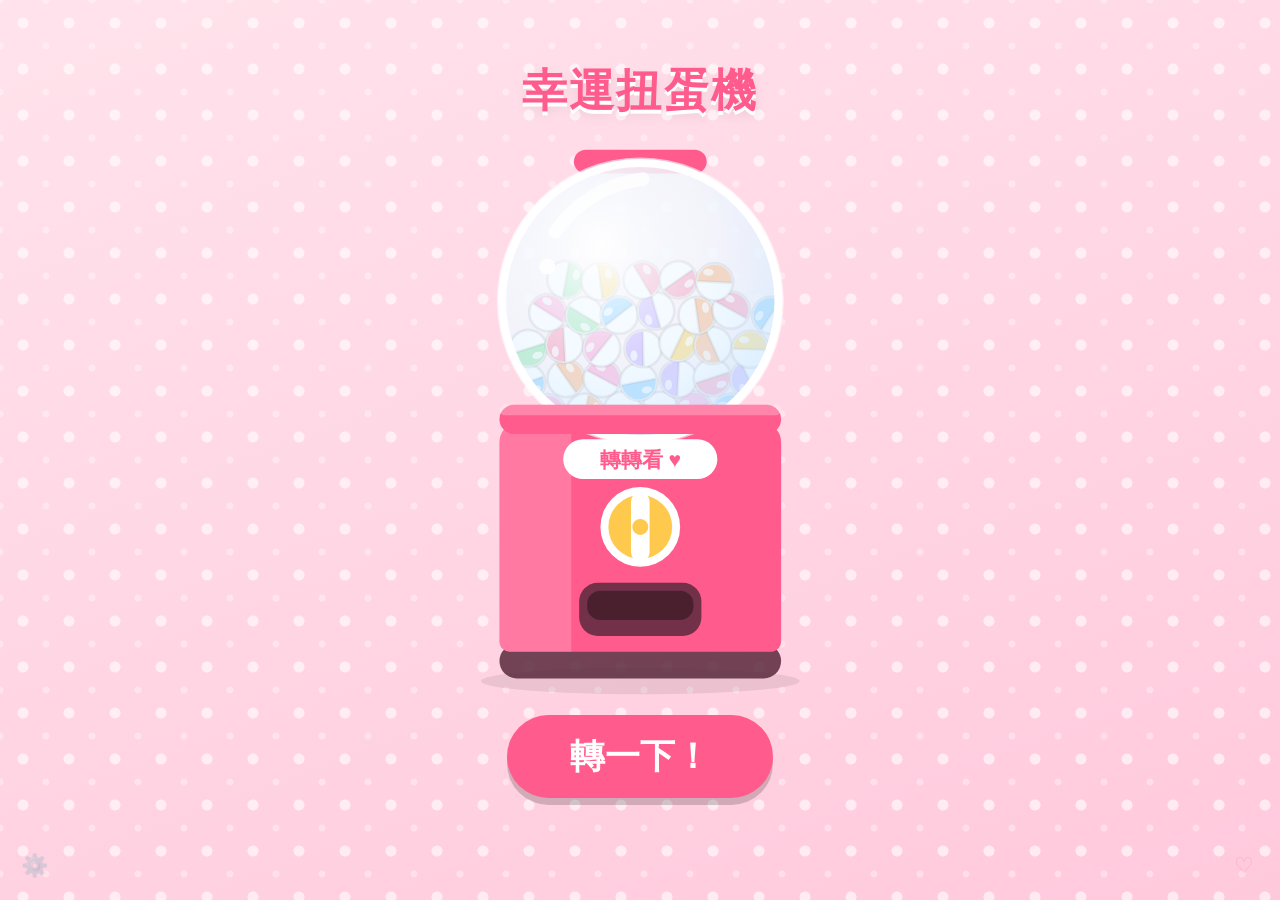
<file: gacha.html>
<!DOCTYPE html>
<html lang="zh-Hant">
<head>
<meta charset="UTF-8">
<meta name="viewport" content="width=device-width, initial-scale=1, maximum-scale=1, user-scalable=no, viewport-fit=cover">
<meta name="apple-mobile-web-app-capable" content="yes">
<meta name="mobile-web-app-capable" content="yes">
<meta name="apple-mobile-web-app-title" content="扭蛋機">
<title>可愛扭蛋機</title>
<style>
:root {
  --bg: #ffe3ec; --bg2: #ffc9dc; --primary: #ff5c8d; --primary2: #ff8fb1; --accent: #ffc94d; --text: #5a2a3c; --card: #fff;
  --shadow: 0 6px 0 rgba(0,0,0,.08), 0 12px 30px rgba(0,0,0,.08);
}
* { box-sizing: border-box; -webkit-tap-highlight-color: transparent; }
html, body { margin: 0; height: 100%; overflow: hidden; }
body {
  font-family: "Zen Maru Gothic", "jf open 粉圓", "PingFang TC", "Noto Sans TC", "Microsoft JhengHei", sans-serif;
  color: var(--text); user-select: none; -webkit-user-select: none; touch-action: manipulation;
  background:
    radial-gradient(circle, rgba(255,255,255,.6) 0 5px, transparent 6px) 0 0 / 46px 46px,
    radial-gradient(circle, rgba(255,255,255,.35) 0 3px, transparent 4px) 23px 23px / 46px 46px,
    linear-gradient(160deg, var(--bg), var(--bg2));
}
button { font: inherit; cursor: pointer; }
.hidden { display: none !important; }

/* ---------- 主畫面 ---------- */
.stage { height: 100%; display: flex; flex-direction: column; align-items: center; justify-content: center; gap: 2vh; padding: max(16px, env(safe-area-inset-top)) 16px max(16px, env(safe-area-inset-bottom)); }
.title { font-size: clamp(1.8rem, 5vh, 3rem); font-weight: 900; color: var(--primary); text-shadow: 0 4px 0 #fff, 0 6px 12px rgba(0,0,0,.08); letter-spacing: .05em; text-align: center; }
.machine-wrap { position: relative; height: min(62vh, 115vw); aspect-ratio: 300 / 420; }
.machine-wrap svg { width: 100%; height: 100%; overflow: visible; }
#dome-balls.shake { animation: shake .12s linear infinite; transform-origin: 150px 120px; }
@keyframes shake { 0%,100% { transform: translate(0,0) rotate(0); } 25% { transform: translate(-3px,2px) rotate(-2deg); } 75% { transform: translate(3px,-2px) rotate(2deg); } }
#knob { transform-origin: 150px 292px; transition: transform 1.3s cubic-bezier(.45,.05,.3,1); cursor: pointer; }
.spin-btn {
  border: 0; background: var(--primary); color: #fff; font-weight: 900; font-size: clamp(1.4rem, 4vh, 2.2rem);
  padding: 2vh 7vh; border-radius: 999px; box-shadow: 0 7px 0 rgba(0,0,0,.18); transition: transform .08s, box-shadow .08s;
  animation: breathe 2s ease-in-out infinite;
}
.spin-btn:active { transform: translateY(5px); box-shadow: 0 2px 0 rgba(0,0,0,.18); }
.spin-btn:disabled { opacity: .55; animation: none; }
@keyframes breathe { 50% { transform: scale(1.05); } }
.hint { font-weight: 800; opacity: .7; min-height: 1.4em; text-align: center; }

/* 掉出來的扭蛋 */
.capsule { position: absolute; width: 22%; aspect-ratio: 1; left: 39%; top: 79%; z-index: 5; cursor: pointer; display: none; }
.capsule .top, .capsule .bot { position: absolute; left: 0; width: 100%; height: 50%; }
.capsule .top { top: 0; border-radius: 999px 999px 0 0; background: var(--cap, #ff8fb1); box-shadow: inset -6px 6px 0 rgba(255,255,255,.35); }
.capsule .bot { bottom: 0; border-radius: 0 0 999px 999px; background: #fff; box-shadow: inset -6px -6px 0 rgba(0,0,0,.06); }
.capsule::after { content: ""; position: absolute; left: 0; right: 0; top: 50%; height: 4px; margin-top: -2px; background: rgba(0,0,0,.08); }
.capsule.drop { display: block; animation: drop .9s cubic-bezier(.3,1.6,.5,1) both; }
.capsule.wiggle { display: block; animation: wiggle 1.2s ease-in-out infinite; }
.capsule.gold .top { background: linear-gradient(135deg, #ffe680, #f5b800); }
.capsule.gold { filter: drop-shadow(0 0 14px #ffd54d); }
@keyframes drop { 0% { transform: translateY(-80%) scale(.3); opacity: 0; } 60% { opacity: 1; } 100% { transform: translateY(0) scale(1); } }
@keyframes wiggle { 0%,100% { transform: rotate(0) scale(1); } 20% { transform: rotate(-10deg) scale(1.05); } 40% { transform: rotate(10deg) scale(1.05); } 60% { transform: rotate(-6deg); } }

/* 秘密按鈕 */
#secret { position: fixed; right: 14px; bottom: 12px; width: 44px; height: 44px; border: 0; background: none; font-size: 22px; color: var(--primary); opacity: .28; z-index: 20; }
#secret.armed { opacity: .5; }
#secret.no { animation: shake .12s 4; }
#gear { position: fixed; left: 12px; bottom: 12px; width: 44px; height: 44px; border: 0; background: none; font-size: 22px; opacity: .3; z-index: 20; }

/* ---------- 開獎 ---------- */
.overlay { position: fixed; inset: 0; z-index: 30; display: flex; align-items: center; justify-content: center; background: rgba(255,255,255,.35); backdrop-filter: blur(3px); }
.rays { position: absolute; width: 160vmax; height: 160vmax; background: repeating-conic-gradient(rgba(255,214,77,.55) 0 10deg, transparent 10deg 20deg); animation: spin 12s linear infinite; border-radius: 50%;
  mask-image: radial-gradient(circle, #000 20%, transparent 60%); -webkit-mask-image: radial-gradient(circle, #000 20%, transparent 60%); }
@keyframes spin { to { transform: rotate(360deg); } }
.prize-card { position: relative; background: var(--card); border-radius: 32px; padding: 4vh 6vh; text-align: center; box-shadow: var(--shadow); border: 5px solid #fff;
  animation: pop .6s cubic-bezier(.2,1.5,.4,1) both; min-width: min(80vw, 380px); max-width: 90vw; }
.prize-card.grand { border-color: #ffd54d; box-shadow: 0 0 0 8px rgba(255,213,77,.5), var(--shadow); }
.prize-card .label { font-size: clamp(1.1rem, 3vh, 1.6rem); font-weight: 900; color: var(--primary); }
.prize-card.grand .label { font-size: clamp(1.8rem, 5vh, 3rem); color: #f59f00; text-shadow: 0 3px 0 #fff3c4; animation: breathe 1s infinite; }
.prize-icon { font-size: clamp(5rem, 18vh, 10rem); line-height: 1.15; margin: 1vh 0; }
.prize-icon img { width: clamp(120px, 26vh, 240px); height: clamp(120px, 26vh, 240px); object-fit: contain; }
.prize-name { font-size: clamp(1.6rem, 5vh, 2.8rem); font-weight: 900; word-break: break-word; }
.prize-card .spin-btn { margin-top: 3vh; font-size: clamp(1.1rem, 3vh, 1.6rem); padding: 1.6vh 5vh; animation: none; }
@keyframes pop { 0% { transform: scale(.3) rotate(-8deg); opacity: 0; } 100% { transform: none; opacity: 1; } }
.confetti { position: fixed; inset: 0; pointer-events: none; overflow: hidden; z-index: 40; }
.confetti i { position: absolute; top: -20px; width: 12px; height: 16px; border-radius: 3px; animation: fall linear forwards; }
@keyframes fall { to { transform: translateY(110vh) rotate(720deg); } }

/* ---------- 設定 ---------- */
.panel { position: fixed; inset: 0; z-index: 50; background: rgba(90,42,60,.25); display: flex; align-items: center; justify-content: center; padding: 16px; }
.sheet { background: #fff; border-radius: 26px; width: min(900px, 100%); max-height: 100%; display: flex; flex-direction: column; box-shadow: var(--shadow); overflow: hidden; }
.sheet header { display: flex; align-items: center; gap: 8px; padding: 16px 18px 10px; flex-wrap: wrap; }
.sheet header h2 { margin: 0; margin-right: auto; color: var(--primary); }
.sheet .body { overflow: auto; padding: 4px 18px 18px; -webkit-overflow-scrolling: touch; user-select: text; -webkit-user-select: text; }
.tabs { display: flex; gap: 6px; padding: 0 18px 8px; flex-wrap: wrap; }
.btn { border: 0; background: var(--primary); color: #fff; font-weight: 800; padding: 10px 18px; border-radius: 999px; box-shadow: 0 4px 0 rgba(0,0,0,.15); }
.btn:active { transform: translateY(3px); box-shadow: 0 1px 0 rgba(0,0,0,.15); }
.btn.ghost { background: #fff0f5; color: var(--text); }
.btn.danger { background: #ff6b6b; }
.btn.small { padding: 6px 12px; font-size: .9rem; }
.tabs .btn { background: #fff0f5; color: var(--text); }
.tabs .btn.on { background: var(--primary); color: #fff; }
input[type=text], input[type=number], input[type=password] { font: inherit; color: var(--text); border: 3px solid #f3e3ea; border-radius: 12px; padding: 8px 10px; outline: none; background: #fff; min-width: 0; }
input:focus { border-color: var(--primary); }
.prow { display: grid; grid-template-columns: 64px 1fr 92px 92px auto 40px; gap: 8px; align-items: center; padding: 10px; border-radius: 16px; background: #fff8fb; margin-bottom: 8px; }
.prow.grand { background: #fff8e1; outline: 2px solid #ffe08a; }
.icon-box { width: 64px; height: 64px; border-radius: 14px; background: #fff; border: 3px dashed #f3d3df; display: grid; place-items: center; font-size: 2rem; position: relative; overflow: hidden; }
.icon-box img { width: 100%; height: 100%; object-fit: contain; }
.icon-box input[type=text] { position: absolute; inset: 0; border: 0; background: transparent; text-align: center; font-size: 2rem; padding: 0; }
.prow .small-lbl { font-size: .75rem; opacity: .65; display: block; margin-bottom: 2px; }
.prow .flags { display: flex; flex-direction: column; gap: 4px; font-size: .88rem; }
.prow .flags label { white-space: nowrap; }
.prow .pct { font-size: .78rem; opacity: .7; }
.muted { opacity: .7; font-size: .9rem; }
.row { display: flex; gap: 10px; align-items: center; flex-wrap: wrap; margin: 10px 0; }
table { width: 100%; border-collapse: collapse; }
td, th { padding: 8px 6px; border-bottom: 2px dashed #f6e6ee; text-align: left; }
.themes { display: flex; gap: 10px; flex-wrap: wrap; }
.themes button { border: 4px solid transparent; border-radius: 16px; padding: 10px 14px; font-weight: 800; color: #fff; }
.themes button.on { border-color: var(--text); }
.pinbox { background: #fff; border-radius: 24px; padding: 24px; width: min(340px, 100%); text-align: center; box-shadow: var(--shadow); }
.pinbox input { width: 100%; font-size: 1.6rem; text-align: center; letter-spacing: .4em; margin: 12px 0; }
.toast { position: fixed; left: 50%; bottom: 70px; transform: translateX(-50%); background: #3a2a3a; color: #fff; padding: 10px 18px; border-radius: 999px; font-weight: 700; z-index: 99; }
@media (max-width: 640px) {
  .prow { grid-template-columns: 56px 1fr 1fr; }
  .prow .flags { grid-column: 1 / 3; flex-direction: row; flex-wrap: wrap; }
  .icon-box { width: 56px; height: 56px; }
}
@media (orientation: landscape) and (max-height: 600px) { .machine-wrap { height: 58vh; } }
</style>
</head>
<body>

<div class="stage">
  <div class="title" id="title">扭蛋機</div>
  <div class="machine-wrap" id="machine">
    <svg viewBox="0 0 300 420" aria-label="扭蛋機">
      <defs>
        <radialGradient id="glass" cx="35%" cy="30%" r="75%">
          <stop offset="0" stop-color="#fff" stop-opacity=".95"/>
          <stop offset=".55" stop-color="#eaf6ff" stop-opacity=".55"/>
          <stop offset="1" stop-color="#cfe8ff" stop-opacity=".75"/>
        </radialGradient>
        <clipPath id="domeClip"><circle cx="150" cy="122" r="104"/></clipPath>
      </defs>
      <!-- 底座 -->
      <ellipse cx="150" cy="408" rx="120" ry="10" fill="#000" opacity=".08"/>
      <rect x="44" y="380" width="212" height="26" rx="13" fill="var(--text)" opacity=".85"/>
      <!-- 機身 -->
      <path d="M58 214 h184 a14 14 0 0 1 14 14 v150 a8 8 0 0 1 -8 8 h-196 a8 8 0 0 1 -8 -8 v-150 a14 14 0 0 1 14 -14z" fill="var(--primary)"/>
      <path d="M58 214 h40 v172 h-46 a8 8 0 0 1 -8 -8 v-150 a14 14 0 0 1 14 -14z" fill="#fff" opacity=".18"/>
      <!-- 標籤 -->
      <rect x="92" y="226" width="116" height="30" rx="15" fill="#fff"/>
      <text x="150" y="247" text-anchor="middle" font-size="16" font-weight="900" fill="var(--primary)" id="svg-label">轉轉看 ♥</text>
      <!-- 旋鈕 -->
      <circle cx="150" cy="292" r="30" fill="#fff"/>
      <g id="knob">
        <circle cx="150" cy="292" r="24" fill="var(--accent)"/>
        <rect x="143" y="266" width="14" height="52" rx="7" fill="#fff"/>
        <circle cx="150" cy="292" r="6" fill="var(--accent)"/>
      </g>
      <!-- 出口 -->
      <rect x="104" y="334" width="92" height="40" rx="14" fill="var(--text)" opacity=".85"/>
      <rect x="110" y="340" width="80" height="22" rx="10" fill="#000" opacity=".35"/>
      <!-- 頂蓋 -->
      <rect x="100" y="8" width="100" height="18" rx="9" fill="var(--primary)"/>
      <!-- 玻璃罩 -->
      <circle cx="150" cy="122" r="108" fill="#fff" opacity=".6"/>
      <g clip-path="url(#domeClip)"><g id="dome-balls"></g></g>
      <circle cx="150" cy="122" r="104" fill="url(#glass)" stroke="#fff" stroke-width="6"/>
      <path d="M86 70 q24 -34 66 -40" fill="none" stroke="#fff" stroke-width="10" stroke-linecap="round" opacity=".8"/>
      <circle cx="80" cy="96" r="6" fill="#fff" opacity=".85"/>
      <!-- 罩子底座 -->
      <rect x="44" y="200" width="212" height="22" rx="11" fill="var(--primary)"/>
      <rect x="44" y="200" width="212" height="8" rx="4" fill="#fff" opacity=".25"/>
    </svg>
    <div class="capsule" id="capsule"><div class="top"></div><div class="bot"></div></div>
  </div>
  <button class="spin-btn" id="spin">轉一下！</button>
  <div class="hint" id="hint"></div>
</div>

<button id="gear" aria-label="設定">⚙️</button>
<button id="secret" aria-label="裝飾">♡</button>

<!-- 開獎 -->
<div class="overlay hidden" id="reveal">
  <div class="rays hidden" id="rays"></div>
  <div class="prize-card" id="prize-card">
    <div class="label" id="p-label"></div>
    <div class="prize-icon" id="p-icon"></div>
    <div class="prize-name" id="p-name"></div>
    <button class="spin-btn" id="p-close">好耶！</button>
  </div>
</div>

<!-- 密碼 -->
<div class="panel hidden" id="pin-panel">
  <div class="pinbox">
    <h3 style="margin:0">老師設定</h3>
    <input type="password" id="pin-input" inputmode="numeric" maxlength="8" placeholder="密碼">
    <div class="row" style="justify-content:center">
      <button class="btn ghost" id="pin-cancel">取消</button>
      <button class="btn" id="pin-ok">進入</button>
    </div>
    <p class="muted" id="pin-tip"></p>
  </div>
</div>

<!-- 設定 -->
<div class="panel hidden" id="settings">
  <div class="sheet">
    <header>
      <h2>🎛 扭蛋機設定</h2>
      <button class="btn" id="s-close">完成 ✓</button>
    </header>
    <div class="tabs">
      <button class="btn small on" data-tab="tab-prizes">🎁 獎品</button>
      <button class="btn small" data-tab="tab-log">📜 紀錄</button>
      <button class="btn small" data-tab="tab-look">🎨 外觀與其他</button>
    </div>
    <div class="body">
      <section id="tab-prizes">
        <p class="muted">點左邊方塊可以輸入表情符號，或按「📷」上傳圖片。數量空白＝無限；機率比重越大越容易抽到。</p>
        <div id="prize-list"></div>
        <div class="row">
          <button class="btn" id="add-prize">＋ 新增獎品</button>
          <span class="muted" id="pool-info"></span>
        </div>
        <div style="background:#fff8e1;border-radius:16px;padding:12px 14px;margin-top:8px">
          <b>🌟 怎麼把大獎送給指定的同學？</b>
          <div class="muted" style="margin-top:4px">在同學點「轉一下」之前，輕點畫面<b>右下角淡淡的 ♡</b>，♡ 會變成實心 ♥（很不明顯，同學不會注意）。下一次轉出來就是大獎，轉完 ♥ 會自動變回 ♡。再點一次 ♥ 可以取消。用鍵盤時也可以按 G。</div>
        </div>
      </section>
      <section id="tab-log" class="hidden">
        <div class="row"><span id="log-sum" class="muted"></span><button class="btn small ghost" id="log-clear">清除紀錄</button><button class="btn small ghost" id="stock-reset">把數量恢復成原本設定</button></div>
        <div id="log"></div>
      </section>
      <section id="tab-look" class="hidden">
        <div class="row">扭蛋機名稱 <input type="text" id="set-title" maxlength="20" style="flex:1"></div>
        <div class="row">機身上的字 <input type="text" id="set-label" maxlength="8" style="flex:1"></div>
        <p><b>顏色風格</b></p>
        <div class="themes" id="themes"></div>
        <div class="row"><label><input type="checkbox" id="set-sound"> 音效</label></div>
        <div class="row">設定密碼 <input type="password" id="set-pin" inputmode="numeric" maxlength="8" style="width:140px" placeholder="不改就空白"><button class="btn small" id="save-pin">更新密碼</button></div>
        <p><b>備份</b> <span class="muted">（換平板或清除瀏覽器資料前，先匯出一份）</span></p>
        <div class="row">
          <button class="btn small ghost" id="export">⬇ 匯出設定檔</button>
          <label class="btn small ghost">⬆ 匯入設定檔<input type="file" id="import" accept=".json,application/json" hidden></label>
          <button class="btn small danger" id="factory">全部重設</button>
        </div>
      </section>
    </div>
  </div>
</div>
<input type="file" id="img-picker" accept="image/*" hidden>

<script>
// ================= 資料 =================
const KEY = 'cute_gacha_v1';
const THEMES = {
  strawberry: { name: '草莓牛奶', bg: '#ffe3ec', bg2: '#ffc9dc', primary: '#ff5c8d', primary2: '#ff8fb1', accent: '#ffc94d', text: '#5a2a3c' },
  mint:       { name: '薄荷蘇打', bg: '#dcfaf0', bg2: '#b9eedf', primary: '#21b58f', primary2: '#5fd3b2', accent: '#ff8fab', text: '#1f4a42' },
  lavender:   { name: '夢幻紫',   bg: '#ece6ff', bg2: '#d9ccff', primary: '#8c6cf0', primary2: '#b39dff', accent: '#ffcf5c', text: '#3b2f66' },
  lemon:      { name: '檸檬布丁', bg: '#fff6d6', bg2: '#ffe7a3', primary: '#f59f00', primary2: '#ffc04d', accent: '#ff7eb6', text: '#5c4310' },
  sky:        { name: '天空藍',   bg: '#e0f2ff', bg2: '#c4e4ff', primary: '#3b8eea', primary2: '#7ab8f5', accent: '#ffb84d', text: '#1e3a5f' }
};
const uid = () => Math.random().toString(36).slice(2, 10);
const DEFAULT = () => ({
  title: '幸運扭蛋機', label: '轉轉看 ♥', theme: 'strawberry', sound: true, pin: '0000',
  prizes: [
    { id: uid(), icon: '🍬', img: '', name: '糖果一顆', qty: null, initQty: null, weight: 30, grand: false, onlySecret: false },
    { id: uid(), icon: '✏️', img: '', name: '可愛鉛筆', qty: 20, initQty: 20, weight: 20, grand: false, onlySecret: false },
    { id: uid(), icon: '📒', img: '', name: '小筆記本', qty: 10, initQty: 10, weight: 15, grand: false, onlySecret: false },
    { id: uid(), icon: '⭐', img: '', name: '加分卡', qty: null, initQty: null, weight: 10, grand: false, onlySecret: false },
    { id: uid(), icon: '🎟️', img: '', name: '免寫作業券', qty: 3, initQty: 3, weight: 3, grand: false, onlySecret: false },
    { id: uid(), icon: '🧸', img: '', name: '神秘大獎', qty: 1, initQty: 1, weight: 1, grand: true, onlySecret: true }
  ],
  log: []
});
let S;
function load() {
  try { S = JSON.parse(localStorage.getItem(KEY)); } catch { S = null; }
  if (!S || !Array.isArray(S.prizes)) S = DEFAULT();
  S = { ...DEFAULT(), ...S };
}
function save() {
  try { localStorage.setItem(KEY, JSON.stringify(S)); }
  catch { toast('儲存空間不足：請把獎品圖片換小一點，或清除紀錄'); }
}
load();

// ================= 小工具 =================
const $ = s => document.querySelector(s);
const $$ = s => [...document.querySelectorAll(s)];
const esc = s => String(s ?? '').replace(/[&<>"']/g, c => ({ '&': '&amp;', '<': '&lt;', '>': '&gt;', '"': '&quot;', "'": '&#39;' }[c]));
let toastT;
function toast(m) {
  let el = $('.toast'); if (!el) { el = document.createElement('div'); el.className = 'toast'; document.body.appendChild(el); }
  el.textContent = m; el.classList.remove('hidden'); clearTimeout(toastT); toastT = setTimeout(() => el.classList.add('hidden'), 2600);
}
function confetti(n = 120, gold = false) {
  const box = document.createElement('div'); box.className = 'confetti';
  const colors = gold ? ['#ffd54d', '#f5b800', '#fff3c4', '#ff8fb1', '#ffffff'] : ['#ff6b9a', '#4aa8f0', '#f5b800', '#3fbf6a', '#a585f5', '#ff8a3d', '#ffffff'];
  for (let i = 0; i < n; i++) {
    const p = document.createElement('i');
    p.style.left = Math.random() * 100 + 'vw'; p.style.background = colors[i % colors.length];
    p.style.animationDuration = 2.2 + Math.random() * 2.8 + 's'; p.style.animationDelay = Math.random() * 1.2 + 's';
    if (Math.random() > .5) p.style.borderRadius = '50%';
    box.appendChild(p);
  }
  document.body.appendChild(box); setTimeout(() => box.remove(), 7000);
}

// ================= 音效（不用音檔） =================
let actx;
function tone(freq, dur = .12, type = 'sine', vol = .15, when = 0) {
  if (!S.sound) return;
  try {
    actx = actx || new (window.AudioContext || window.webkitAudioContext)();
    const t = actx.currentTime + when, o = actx.createOscillator(), g = actx.createGain();
    o.type = type; o.frequency.setValueAtTime(freq, t);
    g.gain.setValueAtTime(vol, t); g.gain.exponentialRampToValueAtTime(.001, t + dur);
    o.connect(g).connect(actx.destination); o.start(t); o.stop(t + dur);
  } catch {}
}
const sfx = {
  crank() { for (let i = 0; i < 8; i++) tone(320 + (i % 2) * 60, .05, 'square', .06, i * .14); },
  drop() { tone(520, .1, 'triangle', .2); tone(380, .15, 'triangle', .18, .12); },
  open() { [660, 880, 1100].forEach((f, i) => tone(f, .18, 'sine', .16, i * .08)); },
  grand() { [523, 659, 784, 1047, 784, 1047, 1319].forEach((f, i) => tone(f, .3, 'triangle', .18, i * .13)); }
};

// ================= 外觀 =================
const CAP_COLORS = ['#ff8fb1', '#7cc8ff', '#ffd25c', '#8ee3a5', '#c3a6ff', '#ffb07c', '#ff9bd2'];
function applyLook() {
  const t = THEMES[S.theme] || THEMES.strawberry;
  const r = document.documentElement.style;
  for (const k of ['bg', 'bg2', 'primary', 'primary2', 'accent', 'text']) r.setProperty('--' + k, t[k]);
  $('#title').textContent = S.title;
  $('#svg-label').textContent = S.label;
  document.title = S.title;
  drawBalls();
}
function drawBalls() {
  const g = $('#dome-balls');
  let html = '';
  // 一顆顆扭蛋堆在玻璃罩下半部
  let seed = 7;
  const rnd = () => (seed = (seed * 9301 + 49297) % 233280) / 233280;
  const rows = [[206, 8], [181, 8], [156, 7], [131, 7], [108, 5]];
  rows.forEach(([y, n], ri) => {
    for (let i = 0; i < n; i++) {
      const x = 150 + (i - (n - 1) / 2) * 28 + (ri % 2 ? 14 : 0) + (rnd() - .5) * 5;
      const yy = y + (rnd() - .5) * 5, rot = Math.floor(rnd() * 360), c = CAP_COLORS[Math.floor(rnd() * CAP_COLORS.length)];
      html += `<g transform="translate(${x.toFixed(1)} ${yy.toFixed(1)}) rotate(${rot})">
        <circle r="14" fill="#fff" stroke="rgba(0,0,0,.14)" stroke-width="2"/>
        <path d="M-13 0 a13 13 0 0 1 26 0z" fill="${c}"/>
        <line x1="-13" y1="0" x2="13" y2="0" stroke="rgba(0,0,0,.12)" stroke-width="2"/>
        <ellipse cx="-5" cy="-7" rx="4" ry="2.6" fill="#fff" opacity=".75"/></g>`;
    }
  });
  g.innerHTML = html;
}

// ================= 抽獎 =================
let armed = false, busy = false, pending = null;
const inStock = p => p.qty === null || p.qty === undefined || p.qty > 0;
function pickPrize(forceGrand) {
  if (forceGrand) {
    const g = S.prizes.filter(p => p.grand && inStock(p));
    if (g.length) return g[Math.floor(Math.random() * g.length)];
  }
  const pool = S.prizes.filter(p => inStock(p) && !(p.grand && p.onlySecret) && Number(p.weight) > 0);
  const total = pool.reduce((a, p) => a + Number(p.weight), 0);
  if (!total) return null;
  let r = Math.random() * total;
  for (const p of pool) { r -= Number(p.weight); if (r < 0) return p; }
  return pool[pool.length - 1];
}

function setArmed(v) {
  armed = v;
  $('#secret').textContent = v ? '♥' : '♡';
  $('#secret').classList.toggle('armed', v);
}
function trySecret() {
  if (busy) return;
  if (armed) { setArmed(false); return; }
  if (!S.prizes.some(p => p.grand && inStock(p))) {
    $('#secret').classList.remove('no'); void $('#secret').offsetWidth; $('#secret').classList.add('no');
    return; // 沒有大獎可給（數量用完或沒設定）
  }
  setArmed(true);
}
$('#secret').addEventListener('click', trySecret);
document.addEventListener('keydown', e => { if ((e.key === 'g' || e.key === 'G') && $('#settings').classList.contains('hidden') && document.activeElement.tagName !== 'INPUT') trySecret(); });

let knobAngle = 0;
async function spin() {
  if (busy) return;
  const prize = pickPrize(armed);
  if (!prize) { toast('扭蛋賣完了！請老師補貨 🙏'); return; }
  const wasSecret = armed && prize.grand;
  setArmed(false);
  busy = true;
  pending = { prize, secret: wasSecret };
  $('#spin').disabled = true;
  $('#hint').textContent = '咕嚕咕嚕…';
  knobAngle += 360;
  $('#knob').style.transform = `rotate(${knobAngle}deg)`;
  $('#dome-balls').classList.add('shake');
  sfx.crank();
  await wait(1300);
  $('#dome-balls').classList.remove('shake');
  const cap = $('#capsule');
  cap.className = 'capsule';
  cap.style.setProperty('--cap', CAP_COLORS[Math.floor(Math.random() * CAP_COLORS.length)]);
  if (prize.grand) cap.classList.add('gold');
  void cap.offsetWidth;
  cap.classList.add('drop');
  sfx.drop();
  await wait(900);
  cap.classList.remove('drop'); cap.classList.add('wiggle');
  $('#hint').textContent = '👆 點扭蛋打開它！';
}
const wait = ms => new Promise(r => setTimeout(r, ms));

function openCapsule() {
  if (!pending) return;
  const { prize, secret } = pending;
  pending = null;
  $('#capsule').className = 'capsule';
  if (prize.qty !== null && prize.qty !== undefined) prize.qty = Math.max(0, prize.qty - 1);
  S.log.unshift({ t: Date.now(), name: prize.name, icon: prize.img ? '🖼️' : prize.icon, grand: !!prize.grand, secret: !!secret });
  S.log = S.log.slice(0, 500);
  save();
  const card = $('#prize-card');
  card.classList.toggle('grand', !!prize.grand);
  $('#rays').classList.toggle('hidden', !prize.grand);
  $('#p-label').textContent = prize.grand ? '🎉 恭喜抽中大獎！🎉' : ['你抽到了 ✨', '哇！是這個 ✨', '恭喜你 ✨'][Math.floor(Math.random() * 3)];
  $('#p-icon').innerHTML = prize.img ? `<img src="${prize.img}" alt="">` : esc(prize.icon || '🎁');
  $('#p-name').textContent = prize.name;
  card.style.animation = 'none'; void card.offsetWidth; card.style.animation = '';
  $('#reveal').classList.remove('hidden');
  if (prize.grand) { sfx.grand(); confetti(220, true); setTimeout(() => confetti(160, true), 1200); }
  else { sfx.open(); confetti(90); }
}
$('#capsule').addEventListener('click', openCapsule);
$('#spin').addEventListener('click', spin);
$('#knob').addEventListener('click', spin);
$('#p-close').addEventListener('click', () => {
  $('#reveal').classList.add('hidden');
  busy = false;
  $('#spin').disabled = false;
  $('#hint').textContent = '';
});

// ================= 設定（密碼保護） =================
$('#gear').addEventListener('click', () => {
  if (busy) return;
  $('#pin-input').value = '';
  $('#pin-tip').textContent = S.pin === '0000' ? '預設密碼是 0000，進去後記得改掉' : '';
  $('#pin-panel').classList.remove('hidden');
  setTimeout(() => $('#pin-input').focus(), 50);
});
$('#pin-cancel').addEventListener('click', () => $('#pin-panel').classList.add('hidden'));
function checkPin() {
  if ($('#pin-input').value === S.pin) { $('#pin-panel').classList.add('hidden'); openSettings(); }
  else { toast('密碼不對喔'); $('#pin-input').value = ''; }
}
$('#pin-ok').addEventListener('click', checkPin);
$('#pin-input').addEventListener('keydown', e => { if (e.key === 'Enter') checkPin(); });

function openSettings() {
  $('#set-title').value = S.title; $('#set-label').value = S.label; $('#set-sound').checked = !!S.sound;
  renderPrizes(); renderLog(); renderThemes();
  $('#settings').classList.remove('hidden');
}
$('#s-close').addEventListener('click', () => {
  S.title = $('#set-title').value.trim() || '幸運扭蛋機';
  S.label = $('#set-label').value.trim() || '轉轉看 ♥';
  S.sound = $('#set-sound').checked;
  save(); applyLook();
  $('#settings').classList.add('hidden');
});
$$('.tabs .btn').forEach(b => b.addEventListener('click', () => {
  $$('.tabs .btn').forEach(x => x.classList.toggle('on', x === b));
  $$('.sheet .body > section').forEach(s => s.classList.toggle('hidden', s.id !== b.dataset.tab));
  if (b.dataset.tab === 'tab-log') renderLog();
}));

function renderPrizes() {
  const pool = S.prizes.filter(p => inStock(p) && !(p.grand && p.onlySecret) && Number(p.weight) > 0);
  const total = pool.reduce((a, p) => a + Number(p.weight), 0);
  $('#prize-list').innerHTML = S.prizes.map((p, i) => {
    const pct = pool.includes(p) && total ? (Number(p.weight) / total * 100).toFixed(1) + '%' : (p.grand && p.onlySecret ? '只在指定時出現' : (inStock(p) ? '0%' : '已送完'));
    return `<div class="prow ${p.grand ? 'grand' : ''}" data-i="${i}">
      <div>
        <div class="icon-box">${p.img ? `<img src="${p.img}" alt="">` : `<input type="text" data-f="icon" value="${esc(p.icon)}" maxlength="4" aria-label="圖示">`}</div>
        <button class="btn small ghost" data-img style="margin-top:4px;padding:2px 6px;width:64px">${p.img ? '移除圖' : '📷'}</button>
      </div>
      <div><span class="small-lbl">獎品名稱</span><input type="text" data-f="name" value="${esc(p.name)}" maxlength="20" style="width:100%"></div>
      <div><span class="small-lbl">剩餘數量</span><input type="number" data-f="qty" value="${p.qty ?? ''}" min="0" placeholder="無限" style="width:100%"></div>
      <div><span class="small-lbl">機率比重</span><input type="number" data-f="weight" value="${p.weight}" min="0" style="width:100%"><span class="pct">${pct}</span></div>
      <div class="flags">
        <label><input type="checkbox" data-f="grand" ${p.grand ? 'checked' : ''}> 🌟 大獎</label>
        ${p.grand ? `<label><input type="checkbox" data-f="onlySecret" ${p.onlySecret ? 'checked' : ''}> 只在我指定時出現</label>` : ''}
      </div>
      <button class="btn small danger" data-del aria-label="刪除">✕</button>
    </div>`;
  }).join('');
  const grandLeft = S.prizes.filter(p => p.grand && inStock(p)).length;
  $('#pool-info').textContent = `共 ${S.prizes.length} 種獎品 · ${grandLeft ? '可指定的大獎：' + S.prizes.filter(p => p.grand && inStock(p)).map(p => p.name).join('、') : '⚠️ 目前沒有可指定的大獎'}`;
  $$('#prize-list .prow').forEach(row => {
    const p = S.prizes[row.dataset.i];
    row.querySelectorAll('[data-f]').forEach(inp => inp.addEventListener('change', () => {
      const f = inp.dataset.f;
      if (f === 'grand' || f === 'onlySecret') { p[f] = inp.checked; if (f === 'grand' && inp.checked && p.onlySecret === undefined) p.onlySecret = true; }
      else if (f === 'qty') { const v = inp.value.trim(); p.qty = v === '' ? null : Math.max(0, parseInt(v, 10) || 0); p.initQty = p.qty; }
      else if (f === 'weight') p.weight = Math.max(0, Number(inp.value) || 0);
      else p[f] = inp.value.trim() || (f === 'icon' ? '🎁' : '獎品');
      save(); renderPrizes();
    }));
    row.querySelector('[data-del]').addEventListener('click', () => {
      if (!confirm(`刪除「${p.name}」？`)) return;
      S.prizes.splice(row.dataset.i, 1); save(); renderPrizes();
    });
    row.querySelector('[data-img]').addEventListener('click', () => {
      if (p.img) { p.img = ''; save(); renderPrizes(); return; }
      imgTarget = p; $('#img-picker').value = ''; $('#img-picker').click();
    });
  });
}
let imgTarget = null;
$('#img-picker').addEventListener('change', e => {
  const f = e.target.files[0];
  if (!f || !imgTarget) return;
  const img = new Image();
  img.onload = () => {
    const k = Math.min(1, 320 / Math.max(img.width, img.height));
    const c = document.createElement('canvas');
    c.width = Math.round(img.width * k); c.height = Math.round(img.height * k);
    c.getContext('2d').drawImage(img, 0, 0, c.width, c.height);
    imgTarget.img = c.toDataURL('image/webp', .85);
    URL.revokeObjectURL(img.src);
    save(); renderPrizes();
  };
  img.src = URL.createObjectURL(f);
});
$('#add-prize').addEventListener('click', () => {
  S.prizes.push({ id: uid(), icon: '🎁', img: '', name: '新獎品', qty: null, initQty: null, weight: 10, grand: false, onlySecret: false });
  save(); renderPrizes();
  const list = $('#prize-list'); list.lastElementChild.scrollIntoView({ behavior: 'smooth', block: 'center' });
});

function renderLog() {
  const n = S.log.length, g = S.log.filter(x => x.grand).length;
  $('#log-sum').textContent = `共轉了 ${n} 次，大獎 ${g} 次`;
  $('#log').innerHTML = n ? '<table><tr><th>時間</th><th>獎品</th><th></th></tr>' + S.log.map(x => `
    <tr><td class="muted">${new Date(x.t).toLocaleString('zh-TW', { month: 'numeric', day: 'numeric', hour: '2-digit', minute: '2-digit' })}</td>
    <td>${esc(x.icon)} ${esc(x.name)}</td><td>${x.grand ? '🌟 大獎' : ''}${x.secret ? '（指定）' : ''}</td></tr>`).join('') + '</table>' : '<p class="muted">還沒有人轉過</p>';
}
$('#log-clear').addEventListener('click', () => { if (confirm('清除所有抽獎紀錄？')) { S.log = []; save(); renderLog(); } });
$('#stock-reset').addEventListener('click', () => {
  if (!confirm('把每個獎品的剩餘數量恢復成最後一次設定的數量？')) return;
  S.prizes.forEach(p => { p.qty = p.initQty ?? null; }); save(); renderPrizes(); toast('數量已恢復');
});

function renderThemes() {
  $('#themes').innerHTML = Object.entries(THEMES).map(([k, t]) => `<button data-th="${k}" class="${S.theme === k ? 'on' : ''}" style="background:${t.primary}">${t.name}</button>`).join('');
  $$('#themes button').forEach(b => b.addEventListener('click', () => { S.theme = b.dataset.th; save(); applyLook(); renderThemes(); }));
}
$('#save-pin').addEventListener('click', () => {
  const v = $('#set-pin').value.trim();
  if (!/^\d{4,8}$/.test(v)) return toast('密碼請用 4～8 位數字');
  S.pin = v; save(); $('#set-pin').value = ''; toast('密碼已更新 🔒');
});
$('#export').addEventListener('click', () => {
  const blob = new Blob([JSON.stringify(S, null, 1)], { type: 'application/json' });
  const a = document.createElement('a');
  a.href = URL.createObjectURL(blob); a.download = '扭蛋機設定.json'; a.click();
  setTimeout(() => URL.revokeObjectURL(a.href), 1000);
});
$('#import').addEventListener('change', async e => {
  const f = e.target.files[0]; if (!f) return;
  try {
    const d = JSON.parse(await f.text());
    if (!Array.isArray(d.prizes)) throw 0;
    S = { ...DEFAULT(), ...d }; save(); applyLook(); openSettings(); toast('設定已匯入');
  } catch { toast('這不是扭蛋機的設定檔'); }
});
$('#factory').addEventListener('click', () => {
  if (!confirm('確定要全部重設嗎？獎品、紀錄和密碼都會回到預設值。')) return;
  S = DEFAULT(); save(); applyLook(); openSettings(); toast('已重設，密碼是 0000');
});

// 防止平板雙擊縮放與長按選單
document.addEventListener('dblclick', e => e.preventDefault(), { passive: false });
document.addEventListener('contextmenu', e => { if (!e.target.closest('input')) e.preventDefault(); });

applyLook();
</script>
</body>
</html>
</file>
